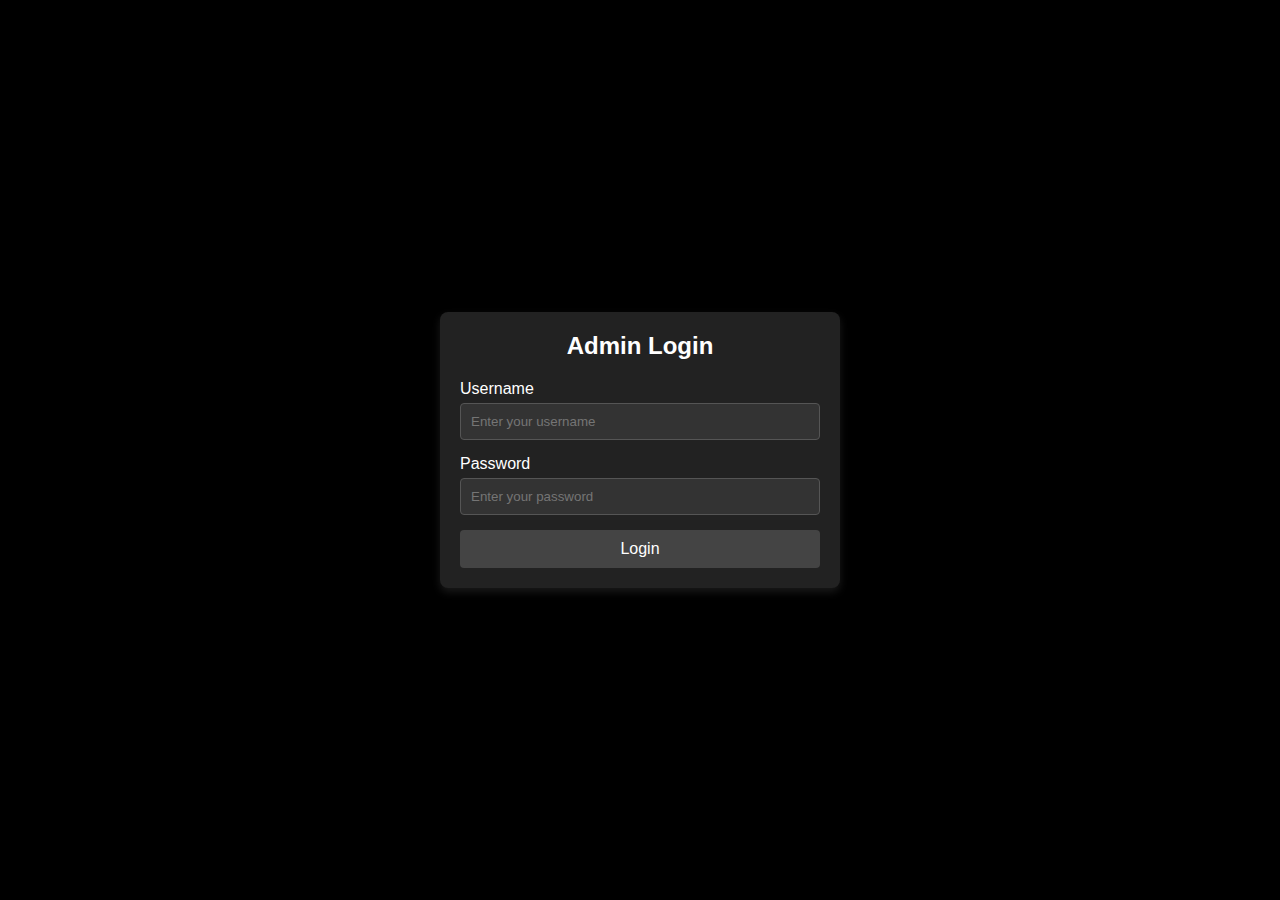
<file: BitCode (3)/BitCode/Exam Portal/Exam portal/exam/Exam pages/index.html>
<!DOCTYPE html>
<html lang="en">
<head>
    <meta charset="UTF-8">
    <meta name="viewport" content="width=device-width, initial-scale=1.0">
    <title>Admin Login</title>
    <style>
        * {
            margin: 0;
            padding: 0;
            box-sizing: border-box;
        }
        body {
            font-family: Arial, sans-serif;
            background-color: #000;
            color: #fff;
            display: flex;
            justify-content: center;
            align-items: center;
            height: 100vh;
        }
        .login-container {
            background-color: #222;
            padding: 20px;
            box-shadow: 0 4px 8px rgba(255, 255, 255, 0.1);
            border-radius: 8px;
            max-width: 400px;
            width: 100%;
        }
        h2 {
            text-align: center;
            margin-bottom: 20px;
            color: #fff;
        }
        label {
            display: block;
            margin-bottom: 5px;
            color: #fff;
        }
        input {
            width: 100%;
            padding: 10px;
            margin-bottom: 15px;
            border: 1px solid #555;
            border-radius: 4px;
            background-color: #333;
            color: #fff;
        }
        button {
            width: 100%;
            padding: 10px;
            background-color: #444;
            color: #fff;
            border: none;
            border-radius: 4px;
            font-size: 16px;
            cursor: pointer;
            transition: background-color 0.3s ease;
        }
        button:hover {
            background-color: #555;
        }
        .error {
            color: #f44336;
            text-align: center;
            margin-bottom: 10px;
        }
    </style>
</head>
<body>
    <div class="login-container">
        <h2>Admin Login</h2>
        <div class="error" id="error-message"></div>
        <form onsubmit="return validateLogin()">
            <label for="username">Username</label>
            <input type="text" id="username" name="username" placeholder="Enter your username" required>

            <label for="password">Password</label>
            <input type="password" id="password" name="password" placeholder="Enter your password" required>

            <button type="submit">Login</button>
        </form>
    </div>

    <script>
        function validateLogin() {
            var username = document.getElementById('username').value;
            var password = document.getElementById('password').value;

            // Simple client-side validation for hardcoded credentials
            if (username === 'admin' && password === 'admin123') {
                // Redirect to admin.html if credentials match
                window.location.href = 'admin.html';  // Use relative path

                return false;  // Prevent form submission (since we're using JS for redirection)
            } else {
                // Display error message
                document.getElementById('error-message').innerText = 'Invalid username or password!';
                return false;  // Prevent form submission
            }
        }
    </script>
</body>
</html>
</file>
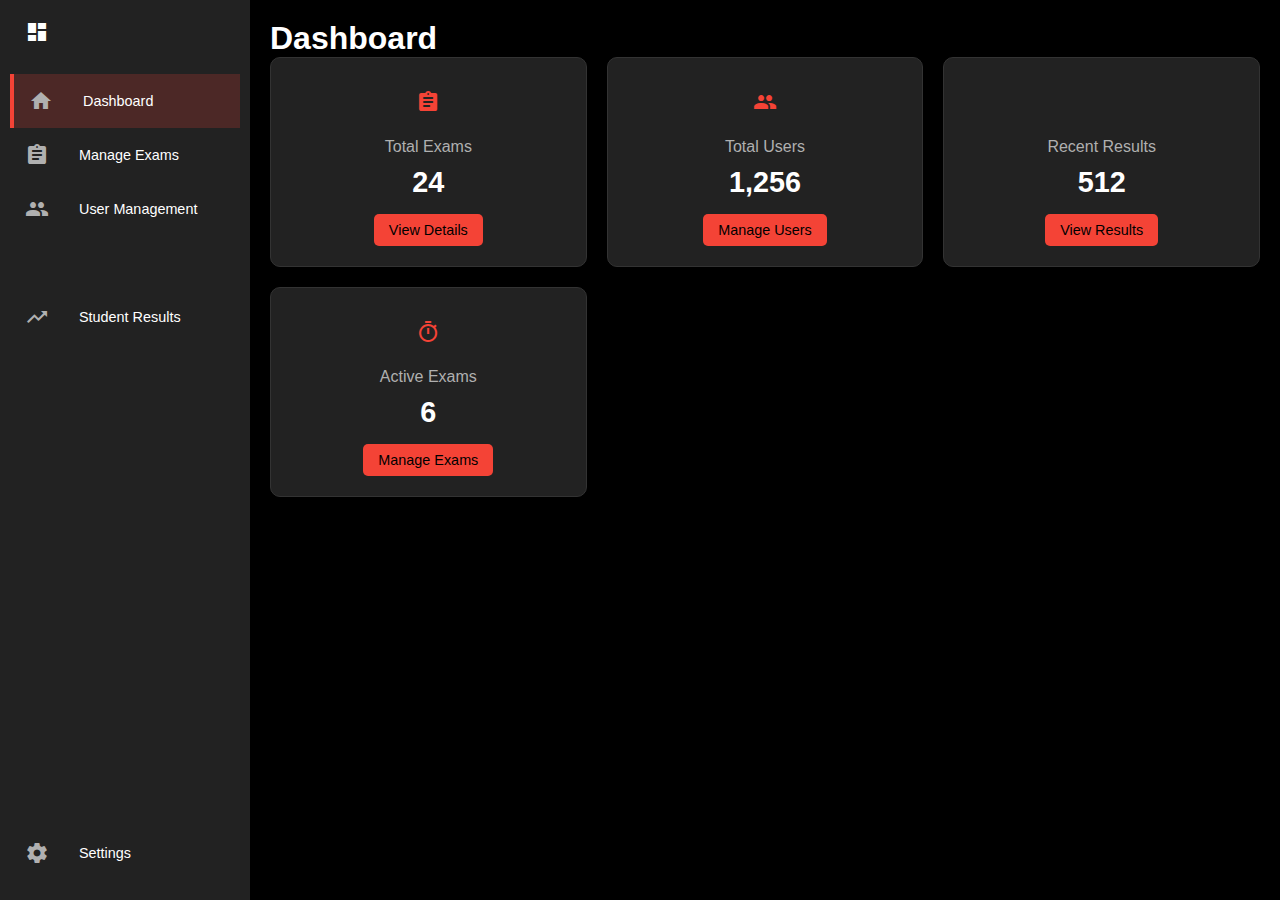
<file: BitCode (3)/BitCode/Exam Portal/Exam portal/exam/Exam pages/admin.html>
<!DOCTYPE html>
<html lang="en">
<head>
    <meta charset="UTF-8">
    <meta name="viewport" content="width=device-width, initial-scale=1.0">
    <title>Admin Dashboard</title>
    <link href="https://fonts.googleapis.com/icon?family=Material+Icons" rel="stylesheet">
    <style>
        :root {
            --bg-dark: #000; 
            --bg-medium: #222; 
            --bg-light: #333; 
            --text-primary: #fff; 
            --text-secondary: #B0B0B0;
            --accent-color: #f44336; 
        }

        * {
            margin: 0;
            padding: 0;
            box-sizing: border-box;
            transition: all 0.3s ease;
        }

        body {
            font-family: 'Arial', sans-serif;
            background-color: var(--bg-dark);
            color: var(--text-primary);
            overflow-x: hidden;
        }

        .container {
            display: flex;
            height: 100vh;
        }

        .sidebar {
            width: 80px;
            background-color: var(--bg-medium);
            padding: 20px 10px;
            display: flex;
            flex-direction: column;
            align-items: flex-start;
            position: relative;
            overflow: hidden;
            transition: width 0.3s ease;
        }

        .sidebar:hover {
            width: 250px;
        }

        .sidebar:hover .sidebar-menu-text {
            display: inline-block;
            margin-left: 15px;
        }

        .sidebar-logo {
            width: 100%;
            text-align: left;
            margin-bottom: 30px;
            font-size: 1.5rem;
            font-weight: bold;
            display: flex;
            align-items: center;
            padding-left: 15px;
        }

        .sidebar-menu {
            list-style: none;
            width: 100%;
            display: flex;
            flex-direction: column;
            align-items: flex-start;
        }

        .sidebar-menu-item {
            width: 100%;
            padding: 15px;
            cursor: pointer;
            display: flex;
            align-items: center;
            position: relative;
            padding-left: 15px;
        }

        .sidebar-menu-item:hover {
            background-color: var(--bg-light);
        }

        .sidebar-menu-item.active {
            background-color: rgba(244, 67, 54, 0.2);
            border-left: 4px solid var(--accent-color);
        }

        .sidebar-menu-item .material-icons {
            color: var(--text-secondary);
            font-size: 24px;
            margin-right: 15px;
        }

        .sidebar-menu-text {
            display: none;
            white-space: nowrap;
            margin-left: 0;
            color: var(--text-primary);
            font-size: 0.9rem;
        }

        .sidebar-footer {
            margin-top: auto;
            width: 100%;
            display: flex;
            flex-direction: column;
            align-items: flex-start;
        }

        .main-content {
            flex-grow: 1;
            padding: 20px;
            overflow-y: auto;
            background-color: var(--bg-dark);
        }

        .dashboard-grid, .section-grid {
            display: grid;
            grid-template-columns: repeat(auto-fit, minmax(250px, 1fr));
            gap: 20px;
        }

        .dashboard-card, .section-card {
            background-color: var(--bg-medium);
            border-radius: 10px;
            padding: 20px;
            text-align: center;
            box-shadow: 0 4px 10px rgba(0,0,0,0.2);
            border: 1px solid var(--bg-light);
            cursor: pointer;
            transition: transform 0.3s, box-shadow 0.3s;
        }

        .dashboard-card:hover, .section-card:hover {
            transform: translateY(-5px);
            box-shadow: 0 6px 15px rgba(0,0,0,0.3);
        }

        .dashboard-card-icon, .section-card-icon {
            font-size: 2.5rem;
            margin-bottom: 15px;
            color: var(--accent-color);
        }

        .dashboard-card-title, .section-card-title {
            font-size: 1rem;
            margin-bottom: 10px;
            color: var(--text-secondary);
        }

        .dashboard-card-count, .section-card-count {
            font-size: 1.8rem;
            font-weight: bold;
            color: var(--text-primary);
        }

        .dashboard-card-action, .section-card-action {
            margin-top: 15px;
        }

        .btn {
            background-color: var(--accent-color);
            color: var(--bg-dark);
            border: none;
            padding: 8px 15px;
            border-radius: 5px;
            cursor: pointer;
            font-size: 0.9rem;
        }

        .btn:hover {
            opacity: 0.9;
        }

        .section {
            display: none;
        }

        .section.active {
            display: block;
        }

        .modal {
            display: none;
            position: fixed;
            z-index: 1000;
            left: 0;
            top: 0;
            width: 100%;
            height: 100%;
            background-color: rgba(0,0,0,0.7);
            justify-content: center;
            align-items: center;
        }

        .modal-content {
            background-color: var(--bg-medium);
            padding: 30px;
            border-radius: 10px;
            width: 80%;
            max-width: 500px;
            text-align: center;
        }
    </style>
</head>
<body>
    <div class="container">
        <div class="sidebar">
            <div class="sidebar-logo">
                <span class="material-icons">dashboard</span>
            </div>
            <ul class="sidebar-menu">
                <li class="sidebar-menu-item active" data-section="dashboard">
                    <span class="material-icons">home</span>
                    <span class="sidebar-menu-text">Dashboard</span>
                </li>
                <li class="sidebar-menu-item" data-section="manage-exams">
                    <span class="material-icons">assignment</span>
                    <span class="sidebar-menu-text">Manage Exams</span>
                </li>
                <li class="sidebar-menu-item" data-section="user-management">
                    <span class="material-icons">people</span>
                    <span class="sidebar-menu-text">User Management</span>
                </li>
                <li class="sidebar-menu-item" data-section="analytics">
                    <span class="material-icons">analytics</span>
                    <span class="sidebar-menu-text">Analytics</span>
                </li>
                <li class="sidebar-menu-item" data-section="student-results-section">
                    <span class="material-icons">trending_up</span>
                    <span class="sidebar-menu-text">Student Results</span>
                </li>
            </ul>
            <div class="sidebar-footer">
                <div class="sidebar-menu-item" data-section="settings">
                    <span class="material-icons">settings</span>
                    <span class="sidebar-menu-text">Settings</span>
                </div>
            </div>
        </div>
        <div class="main-content">
            <div id="dashboard" class="section active">
                <h1>Dashboard</h1>
                <div class="dashboard-grid">
                    <div class="dashboard-card">
                        <div class="dashboard-card-icon">
                            <span class="material-icons">assignment</span>
                        </div>
                        <div class="dashboard-card-title">Total Exams</div>
                        <div class="dashboard-card-count">24</div>
                        <div class="dashboard-card-action">
                            <button class="btn">View Details</button>
                        </div>
                    </div>
                    <div class="dashboard-card">
                        <div class="dashboard-card-icon">
                            <span class="material-icons">people</span>
                        </div>
                        <div class="dashboard-card-title">Total Users</div>
                        <div class="dashboard-card-count">1,256</div>
                        <div class="dashboard-card-action">
                            <button class="btn">Manage Users</button>
                        </div>
                    </div>
                    <div class="dashboard-card">
                        <div class="dashboard-card-icon">
                            <span class="material-icons">bar_chart</span>
                        </div>
                        <div class="dashboard-card-title">Recent Results</div>
                        <div class="dashboard-card-count">512</div>
                        <div class="dashboard-card-action">
                            <button class="btn">View Results</button>
                        </div>
                    </div>
                    <div class="dashboard-card">
                        <div class="dashboard-card-icon">
                            <span class="material-icons">timer</span>
                        </div>
                        <div class="dashboard-card-title">Active Exams</div>
                        <div class="dashboard-card-count">6</div>
                        <div class="dashboard-card-action">
                            <button class="btn">Manage Exams</button>
                        </div>
                    </div>
                </div>
            </div>

            <div id="manage-exams" class="section">
                <h1>Manage Exams</h1>
                <div class="section-grid">
                    <div class="section-card" onclick="openModal('create-exam')">
                        <div class="section-card-icon">
                            <span class="material-icons">add_circle</span>
                        </div>
                        <div class="section-card-title">Create New Exam</div>
                    </div>
                    <div class="section-card" onclick="openModal('exam-list')">
                        <div class="section-card-icon">
                            <span class="material-icons">list</span>
                        </div>
                        <div class="section-card-title">Exam List</div>
                    </div>
                    <div class="section-card" onclick="openModal('exam-templates')">
                        <div class="section-card-icon">
                            <span class="material-icons">template</span>
                        </div>
                        <div class="section-card-title">Exam Templates</div>
                    </div>
                </div>
            </div>

            <div id="user-management" class="section">
                <h1>User Management</h1>
                <div class="section-grid">
                    <div class="section-card" onclick="openModal('add-user')">
                        <div class="section-card-icon">
                            <span class="material-icons">person_add</span>
                        </div>
                        <div class="section-card-title">Add User</div>
                    </div>
                    <div class="section-card" onclick="openModal('user-list')">
                        <div class="section-card-icon">
                            <span class="material-icons">groups</span>
                        </div>
                        <div class="section-card-title">User List</div>
                    </div>
                    <div class="section-card" onclick="openModal('user-roles')">
                        <div class="section-card-icon">
                            <span class="material-icons">manage_accounts</span>
                        </div>
                        <div class="section-card-title">User Roles</div>
                    </div>
                </div>
            </div>

            <div id="analytics" class="section">
                <h1>Analytics</h1>
                <div class="section-grid">
                    <div class="section-card" onclick="openModal('exam-performance')">
                        <div class="section-card-icon">
                            <span class="material-icons">bar_chart</span>
                        </div>
                        <div class="section-card-title">Exam Performance</div>
                    </div>
                    <div class="section-card" onclick="openModal('user-activity')">
                        <div class="section-card-icon">
                            <span class="material-icons">trending_up</span>
                        </div>
                        <div class="section-card-title">User Activity</div>
                    </div>
                    <div class="section-card" onclick="openModal('reports')">
                        <div class="section-card-icon">
                            <span class="material-icons">description</span>
                        </div>
                        <div class="section-card-title">Reports</div>
                    </div>
                </div>
            </div>

            <div id="settings" class="section">
                <h1>Settings</h1>
                <div class="section-grid">
                    <div class="section-card" onclick="openModal('account-settings')">
                        <div class="section-card-icon">
                            <span class="material-icons">account_circle</span>
                        </div>
                        <div class="section-card-title">Account Settings</div>
                    </div>
                    <div class="section-card" onclick="openModal('security')">
                        <div class="section-card-icon">
                            <span class="material-icons">security</span>
                        </div>
                        <div class="section-card-title">Security</div>
                    </div>
                    <div class="section-card" onclick="openModal('appearance')">
                        <div class="section-card-icon">
                            <span class="material-icons">palette</span>
                        </div>
                        <div class="section-card-title">Appearance</div>
                    </div>
                </div>
            </div>

            <div id="student-results-section" class="section">
                <h1>Student Results</h1>
                <div class="dashboard-grid" id="student-analytics"></div>
                <div id="student-results"></div>
                <button class="btn" onclick="clearStudentResults()">Clear Results</button>
            </div>
        </div>
    </div>

    <div id="modal" class="modal">
        <div class="modal-content">
            <h2 id="modal-title">Modal Title</h2>
            <p id="modal-description">Modal description goes here.</p>
            <button class="btn" onclick="closeModal()">Close</button>
        </div>
    </div>

    <script>
        // Sidebar Navigation
        document.querySelectorAll('.sidebar-menu-item').forEach(item => {
            item.addEventListener('click', () => {
                // Remove active class from all items
                document.querySelectorAll('.sidebar-menu-item').forEach(i => i.classList.remove('active'));
                
                // Add active class to clicked item
                item.classList.add('active');
                
                // Hide all sections
                document.querySelectorAll('.section').forEach(section => section.classList.remove('active'));
                
                // Show selected section
                const sectionId = item.getAttribute('data-section');
                document.getElementById(sectionId).classList.add('active');
            });
        });

        // Modal Functionality
        function openModal(type) {
            const modal = document.getElementById('modal');
            const modalTitle = document.getElementById('modal-title');
            const modalDescription = document.getElementById('modal-description');

            const modalContent = {
                'create-exam': {
                    title: 'Create New Exam',
                    description: 'Set up a new exam with custom parameters.',
                    action: () => {
                        // Open exam creator in a new window or redirect
                        window.location.href = 'exam-creator.html';
                    }
                },
                'exam-list': {
                    title: 'Exam List',
                    description: 'View and manage existing exams.'
                },
                'exam-templates': {
                    title: 'Exam Templates',
                    description: 'Browse and use pre-made exam templates.'
                },
                'add-user': {
                    title: 'Add User',
                    description: 'Create a new user account.'
                },
                'user-list': {
                    title: 'User List',
                    description: 'View and manage all user accounts.'
                },
                'user-roles': {
                    title: 'User Roles',
                    description: 'Define and assign user roles and permissions.'
                },
                'exam-performance': {
                    title: 'Exam Performance',
                    description: 'Analyze exam performance metrics.'
                },
                'user-activity': {
                    title: 'User Activity',
                    description: 'Track and monitor user engagement.'
                },
                'reports': {
                    title: 'Reports',
                    description: 'Generate and download detailed reports.'
                },
                'account-settings': {
                    title: 'Account Settings',
                    description: 'Manage your personal account preferences.'
                },
                'security': {
                    title: 'Security',
                    description: 'Configure security settings and permissions.'
                },
                'appearance': {
                    title: 'Appearance',
                    description: 'Customize the look and feel of the dashboard.'
                }
            };

            const content = modalContent[type];
            if (content) {
                modalTitle.textContent = content.title;
                modalDescription.textContent = content.description;
                
                // Add a button to proceed
                const proceedButton = document.createElement('button');
                proceedButton.textContent = 'Proceed';
                proceedButton.className = 'btn';
                proceedButton.onclick = () => {
                    if (content.action) {
                        content.action();
                    }
                    closeModal();
                };

                // Clear existing buttons and add new one
                const modalContentElement = document.querySelector('.modal-content');
                const existingButtons = modalContentElement.querySelectorAll('button');
                existingButtons.forEach(btn => btn.remove());
                modalContentElement.appendChild(proceedButton);

                modal.style.display = 'flex';
            }
        }

        function closeModal() {
            const modal = document.getElementById('modal');
            modal.style.display = 'none';
        }

        // Function to load and display student results
        function loadStudentResults() {
            const adminResults = JSON.parse(localStorage.getItem('adminResults')) || [];
            const resultsContainer = document.getElementById('student-results');
            
            // Clear previous results
            resultsContainer.innerHTML = '';

            if (adminResults.length === 0) {
                resultsContainer.innerHTML = '<p>No student results available.</p>';
                return;
            }

            // Create table to display results
            const table = document.createElement('table');
            table.innerHTML = `
                <thead>
                    <tr>
                        <th>Subject</th>
                        <th>Total Questions</th>
                        <th>Points Earned</th>
                        <th>Score</th>
                        <th>Date</th>
                    </tr>
                </thead>
                <tbody>
                    ${adminResults.map(result => `
                        <tr>
                            <td>${result.subject}</td>
                            <td>${result.totalQuestions}</td>
                            <td>${result.points}</td>
                            <td>${result.score}%</td>
                            <td>${new Date(result.timestamp).toLocaleString()}</td>
                        </tr>
                    `).join('')}
                </tbody>
            `;

            resultsContainer.appendChild(table);

            // Update analytics
            updateStudentAnalytics(adminResults);
        }

        // Function to update student performance analytics
        function updateStudentAnalytics(results) {
            const analyticsContainer = document.getElementById('student-analytics');
            
            if (results.length === 0) {
                analyticsContainer.innerHTML = '<p>No analytics available.</p>';
                return;
            }

            // Calculate average score and total points
            const averageScore = Math.round(
                results.reduce((sum, result) => sum + result.score, 0) / results.length
            );
            const totalPointsEarned = results.reduce((sum, result) => sum + result.points, 0);

            analyticsContainer.innerHTML = `
                <div class="dashboard-card">
                    <div class="dashboard-card-icon">
                        <span class="material-icons">trending_up</span>
                    </div>
                    <div class="dashboard-card-title">Average Score</div>
                    <div class="dashboard-card-count">${averageScore}%</div>
                </div>
                <div class="dashboard-card">
                    <div class="dashboard-card-icon">
                        <span class="material-icons">star</span>
                    </div>
                    <div class="dashboard-card-title">Total Points</div>
                    <div class="dashboard-card-count">${totalPointsEarned}</div>
                </div>
            `;
        }

        // Function to clear all student results
        function clearStudentResults() {
            localStorage.removeItem('adminResults');
            loadStudentResults();
        }

        // Load results when page loads
        document.addEventListener('DOMContentLoaded', loadStudentResults);
    </script>
</body>
</html>
</file>
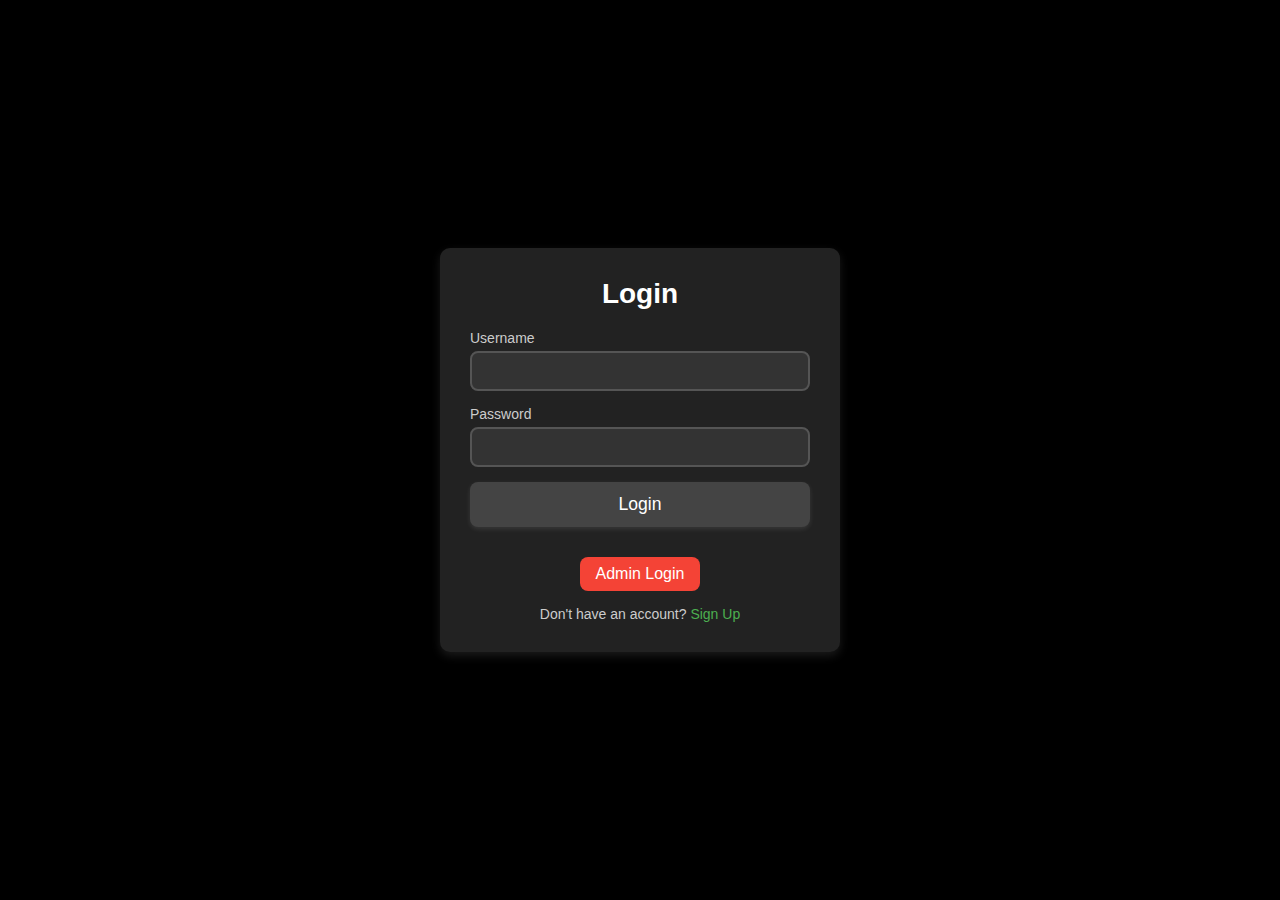
<file: BitCode (3)/BitCode/Exam Portal/Exam portal/exam/Exam pages/login.html>
<!DOCTYPE html>
<html lang="en">
<head>
    <meta charset="UTF-8">
    <meta name="viewport" content="width=device-width, initial-scale=1.0">
    <title>Login</title>
    <link rel="stylesheet" href="style1.css">
</head>
<body>
    <div class="container">
        <div class="form-container">
            <h2>Login</h2>
            <form onsubmit="return login()">
                <div class="input-group">
                    <label for="login-username">Username</label>
                    <input type="text" id="login-username" name="username" required>
                </div>
                <div class="input-group">
                    <label for="login-password">Password</label>
                    <input type="password" id="login-password" name="password" required>
                </div>

                <!-- Error message div -->
                <div id="error-message" class="error-message"></div>

                <div class="input-group">
                    <button type="submit" class="btn">Login</button>
                </div>
            </form>
            <a href="index.html" class="admin-btn">Admin Login</a>
            <p>Don't have an account? <a href="signin.html">Sign Up</a></p>
        </div>
    </div>

    <script>
        function login() {
            var username = document.getElementById('login-username').value;
            var password = document.getElementById('login-password').value;
            var errorMessage = document.getElementById('error-message');

            // Retrieve the users array from local storage
            var users = JSON.parse(localStorage.getItem('users')) || [];

            // Check if the entered username and password match any user's credentials
            var user = users.find(user => user.username === username && user.password === password);

            if (user) {
                // Clear any previous error message
                errorMessage.classList.remove('show-error');
                errorMessage.innerText = '';

                // Redirect to a user-specific page after login
                window.location.href = 'student.html';
            } else {
                // Show the error message in red under the password field
                errorMessage.classList.add('show-error');
                errorMessage.innerText = 'Invalid username or password!';
            }

            return false;  // Prevent form submission and page reload
        }
    </script>
</body>
</html>
</file>
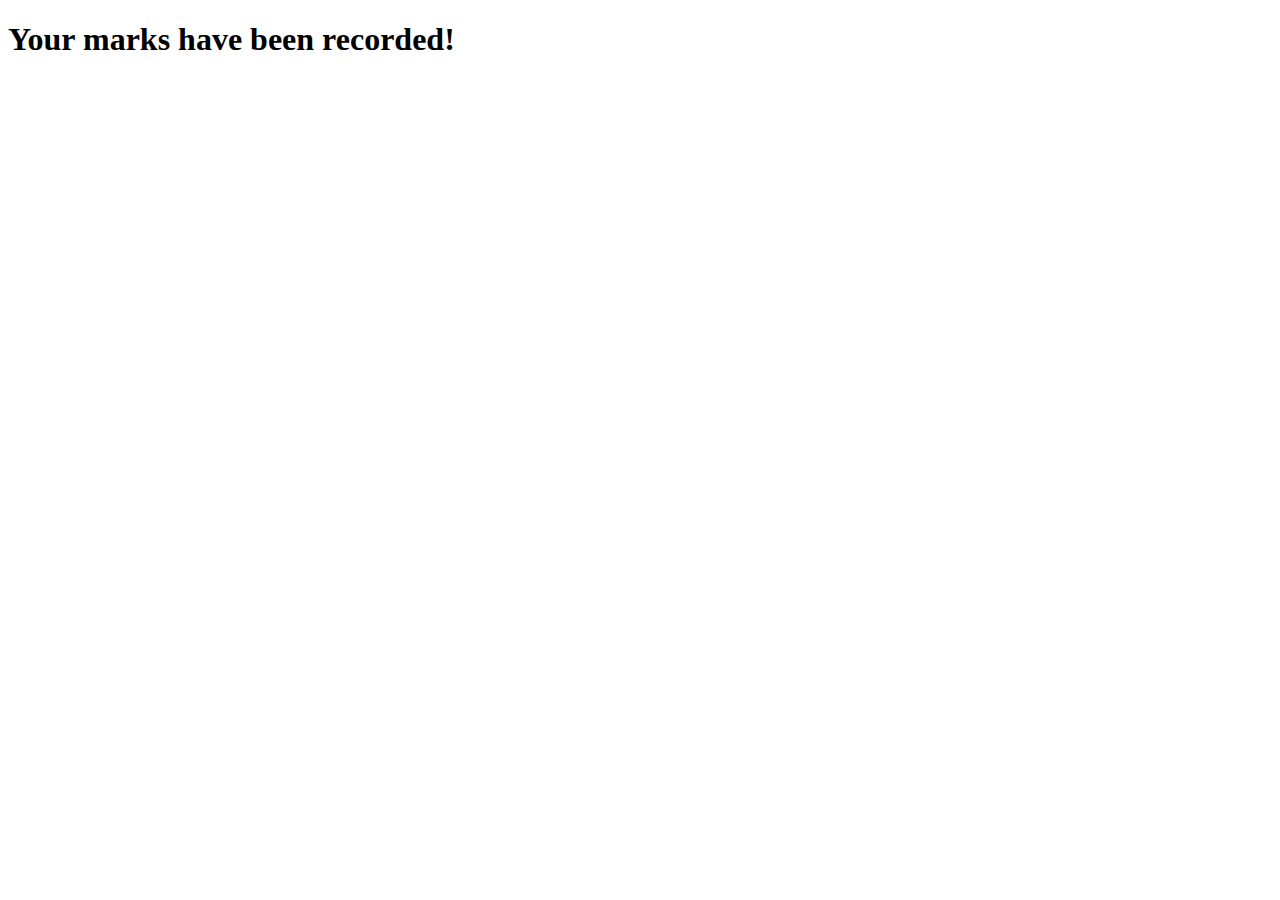
<file: BitCode (3)/BitCode/Exam Portal/Exam portal/exam/Exam pages/marks-recorded.html>
<!DOCTYPE html>
<html lang="en">
<head>
    <meta charset="UTF-8">
    <meta name="viewport" content="width=device-width, initial-scale=1.0">
    <title>Marks Recorded</title>
</head>
<body>
    <h1>Your marks have been recorded!</h1>
</body>
</html>
</file>
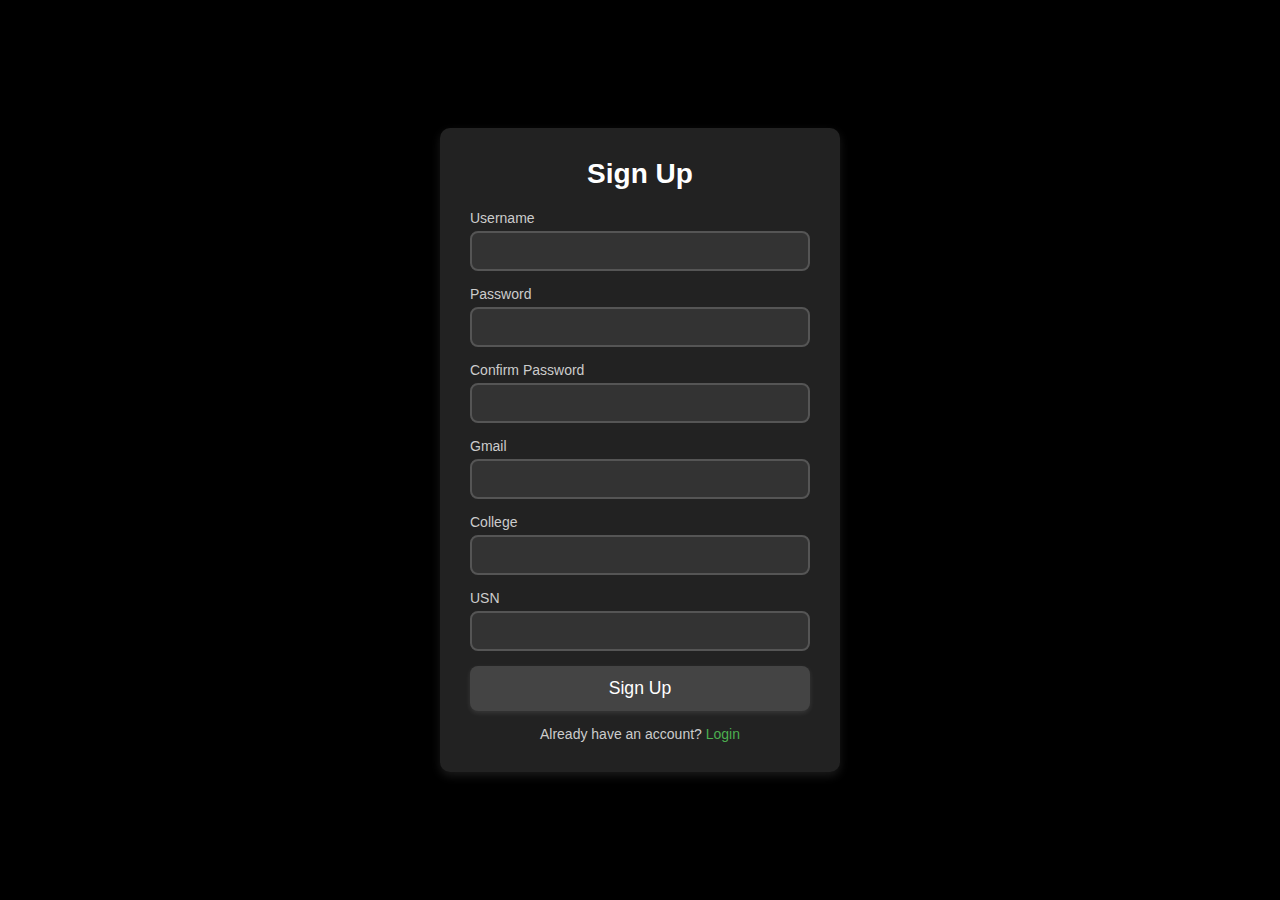
<file: BitCode (3)/BitCode/Exam Portal/Exam portal/exam/Exam pages/signin.html>
<!DOCTYPE html>
<html lang="en">
<head>
    <meta charset="UTF-8">
    <meta name="viewport" content="width=device-width, initial-scale=1.0">
    <title>Sign Up</title>
    <link rel="stylesheet" href="style1.css">
</head>
<body>
    <div class="container">
        <div class="form-container">
            <h2>Sign Up</h2>
            <form onsubmit="return signUp()">
                <div class="input-group">
                    <label for="signup-username">Username</label>
                    <input type="text" id="signup-username" name="username" required>
                </div>
                <div class="input-group">
                    <label for="signup-password">Password</label>
                    <input type="password" id="signup-password" name="password" required>
                </div>
                
                <div class="input-group">
                    <label for="signup-confirm-password">Confirm Password</label>
                    <input type="password" id="signup-confirm-password" name="confirm-password" required>
                </div>

                <div class="input-group">
                    <label for="signup-email">Gmail</label>
                    <input type="email" id="signup-email" name="email" required>
                </div>
                <div class="input-group">
                    <label for="signup-college">College</label>
                    <input type="text" id="signup-college" name="college" required>
                </div>
                <div class="input-group">
                    <label for="signup-usn">USN</label>
                    <input type="text" id="signup-usn" name="usn" required>
                </div>
                <div class="input-group">
                    <button type="submit" class="btn">Sign Up</button>
                </div>
            </form>
            <p>Already have an account? <a href="login.html">Login</a></p>
        </div>
    </div>

    <script>
        function signUp() {
            var username = document.getElementById('signup-username').value;
            var password = document.getElementById('signup-password').value;
            var confirmPassword = document.getElementById('signup-confirm-password').value;
            var email = document.getElementById('signup-email').value;
            var college = document.getElementById('signup-college').value;
            var usn = document.getElementById('signup-usn').value;

            // Check if the password and confirm password match
            if (password !== confirmPassword) {
                alert('Passwords do not match! Please try again.');
                return false;
            }

            // Create a new user object
            var newUser = {
                username: username,
                password: password,
                email: email,
                college: college,
                usn: usn
            };

            // Get the existing users from local storage or initialize an empty array
            var users = JSON.parse(localStorage.getItem('users')) || [];

            // Check if the username already exists
            var existingUser = users.find(user => user.username === username);
            if (existingUser) {
                alert('Username already exists. Please choose another username.');
                return false;
            }

            // Add the new user to the users array
            users.push(newUser);

            // Save the updated users array back to local storage
            localStorage.setItem('users', JSON.stringify(users));

            
            // Redirect to the login page
            window.location.href = 'login.html';

            return false; // Prevent form submission and page reload
        }
    </script>
</body>
</html>
</file>
<file: BitCode (3)/BitCode/Exam Portal/Exam portal/exam/Exam pages/style1.css>
* {
    margin: 0;
    padding: 0;
    box-sizing: border-box;
    font-family: sans-serif;
}

body {
    background-color: #000; /* Dark background like Exam3.html */
    color: #fff; /* White text */
    display: flex;
    justify-content: center;
    align-items: center;
    height: 100vh;
    padding: 20px;
    overflow: hidden;
}

.container {
    background-color: #222; /* Darker background */
    padding: 30px;
    border-radius: 10px;
    box-shadow: 0 4px 10px rgba(255, 255, 255, 0.1); /* Updated shadow */
    width: 400px;
    text-align: center;
}

.form-container {
    text-align: center;
}

h2 {
    margin-bottom: 20px;
    font-size: 28px;
    color: #fff;
}

.input-group {
    margin-bottom: 15px;
    text-align: left;
}

label {
    display: block;
    font-size: 14px;
    margin-bottom: 5px;
    color: #ccc;
}

input {
    width: 100%;
    padding: 10px;
    background-color: #333;
    border: 2px solid #555;
    border-radius: 8px;
    font-size: 14px;
    color: #fff;
    transition: all 0.3s ease;
}

input:focus {
    border-color: #777;
    outline: none;
    box-shadow: 0 0 5px rgba(255, 255, 255, 0.2);
}

.btn {
    width: 100%;
    padding: 12px;
    background-color: #444;
    color: white;
    border: none;
    border-radius: 8px;
    cursor: pointer;
    font-size: 1.1rem;
    box-shadow: 0 2px 5px rgba(255, 255, 255, 0.1);
    transition: all 0.3s ease;
    position: relative;
    overflow: hidden;
}

.btn:before {
    content: '';
    position: absolute;
    top: 50%;
    left: 50%;
    width: 0;
    height: 0;
    background-color: rgba(255, 255, 255, 0.2);
    border-radius: 50%;
    transform: translate(-50%, -50%);
    transition: width 0.6s ease, height 0.6s ease;
}

.btn:hover {
    background-color: #555;
    box-shadow: 0 4px 8px rgba(255, 255, 255, 0.2);
    transform: translateY(-2px);
}

.btn:hover:before {
    width: 300px;
    height: 300px;
}

.btn:active {
    background-color: #e65100;
    box-shadow: 0 2px 4px rgba(255, 152, 0, 0.5);
    transform: translateY(0);
}

p {
    margin-top: 15px;
    color: #ccc;
    font-size: 14px;
}

a {
    color: #4CAF50; /* Green color for links */
    text-decoration: none;
    transition: color 0.3s ease;
}

a:hover {
    color: #81c784; /* Lighter green on hover */
    text-decoration: none;
}

.admin-btn {
    display: inline-block;
    margin-top: 15px;
    padding: 8px 16px;
    background-color: #f44336;
    color: white;
    border-radius: 8px;
    transition: background-color 0.3s ease;
}

.admin-btn:hover {
    background-color: #d32f2f;
}

.error-message {
    color: #f44336; /* Red error message */
    margin-top: 10px;
    font-size: 14px;
    display: none;
}

@media screen and (max-width: 480px) {
    .container {
        width: 100%;
        padding: 20px;
    }
}
</file>
